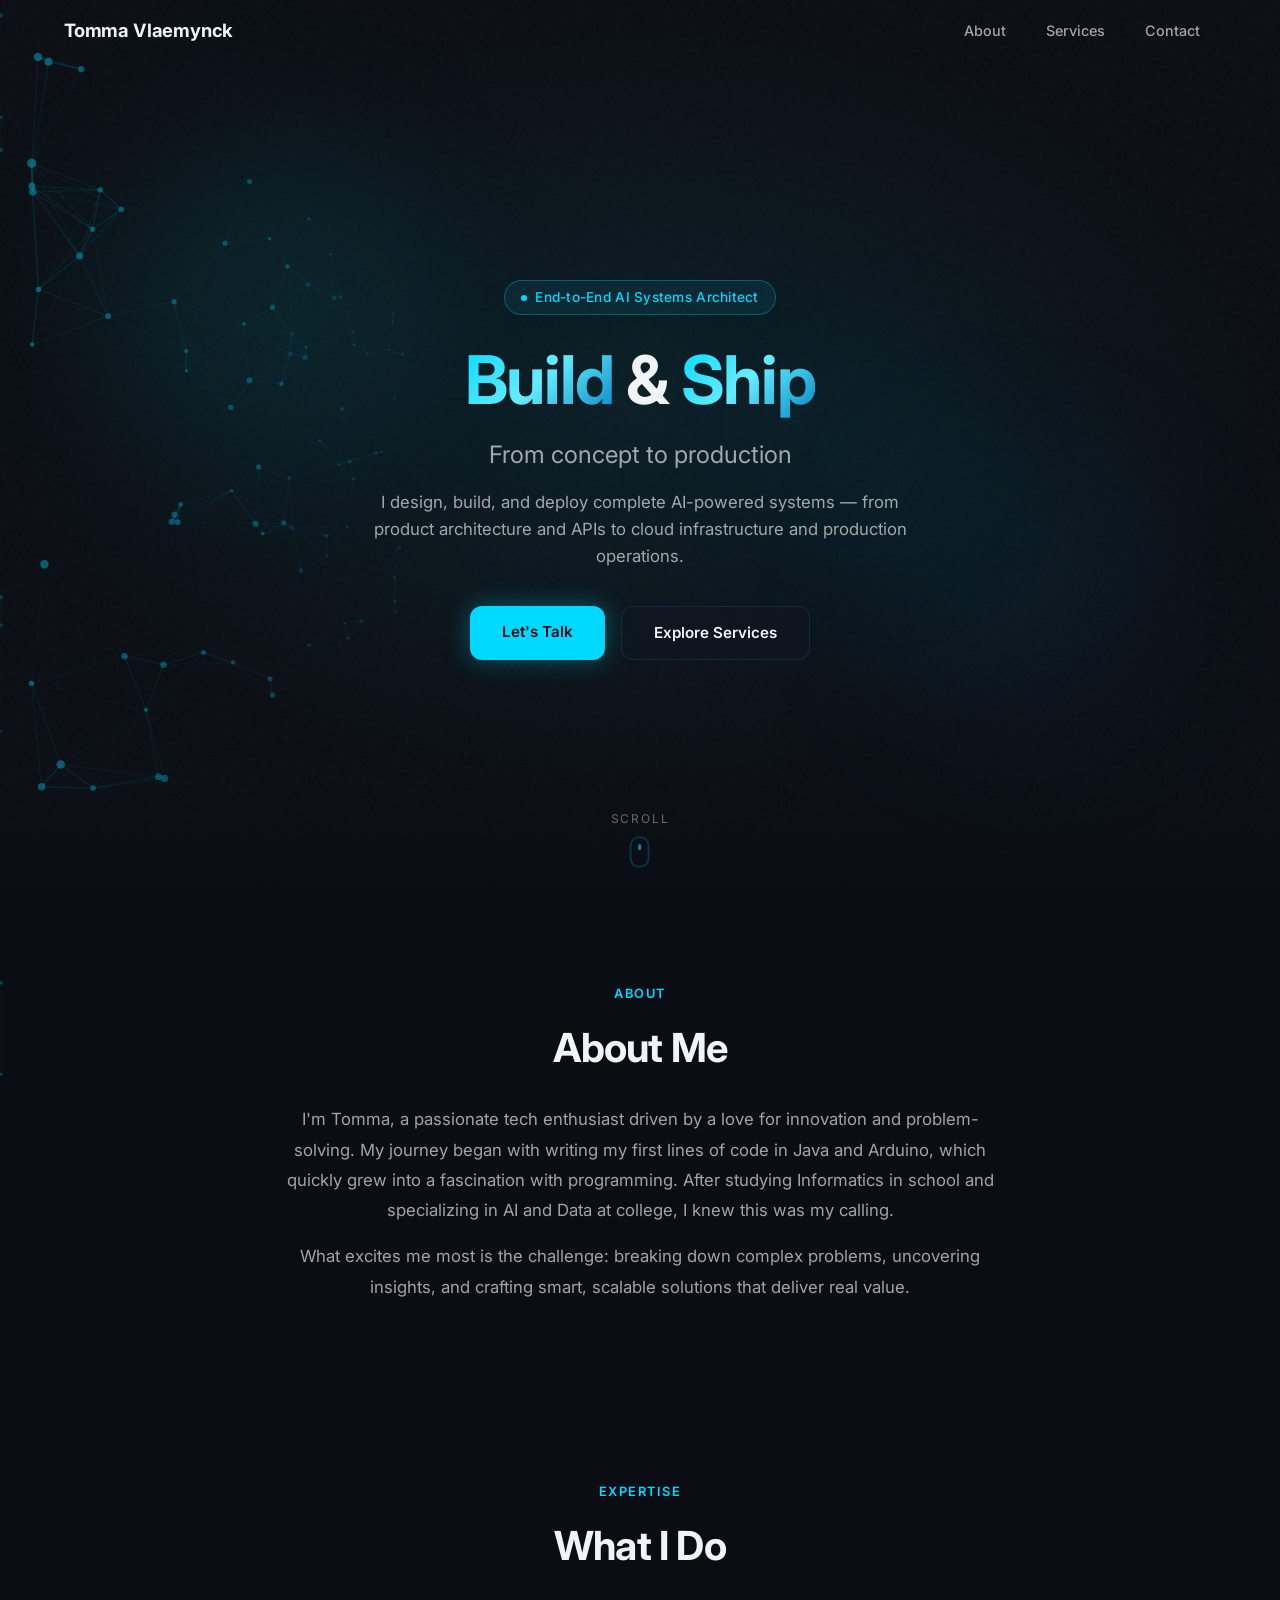
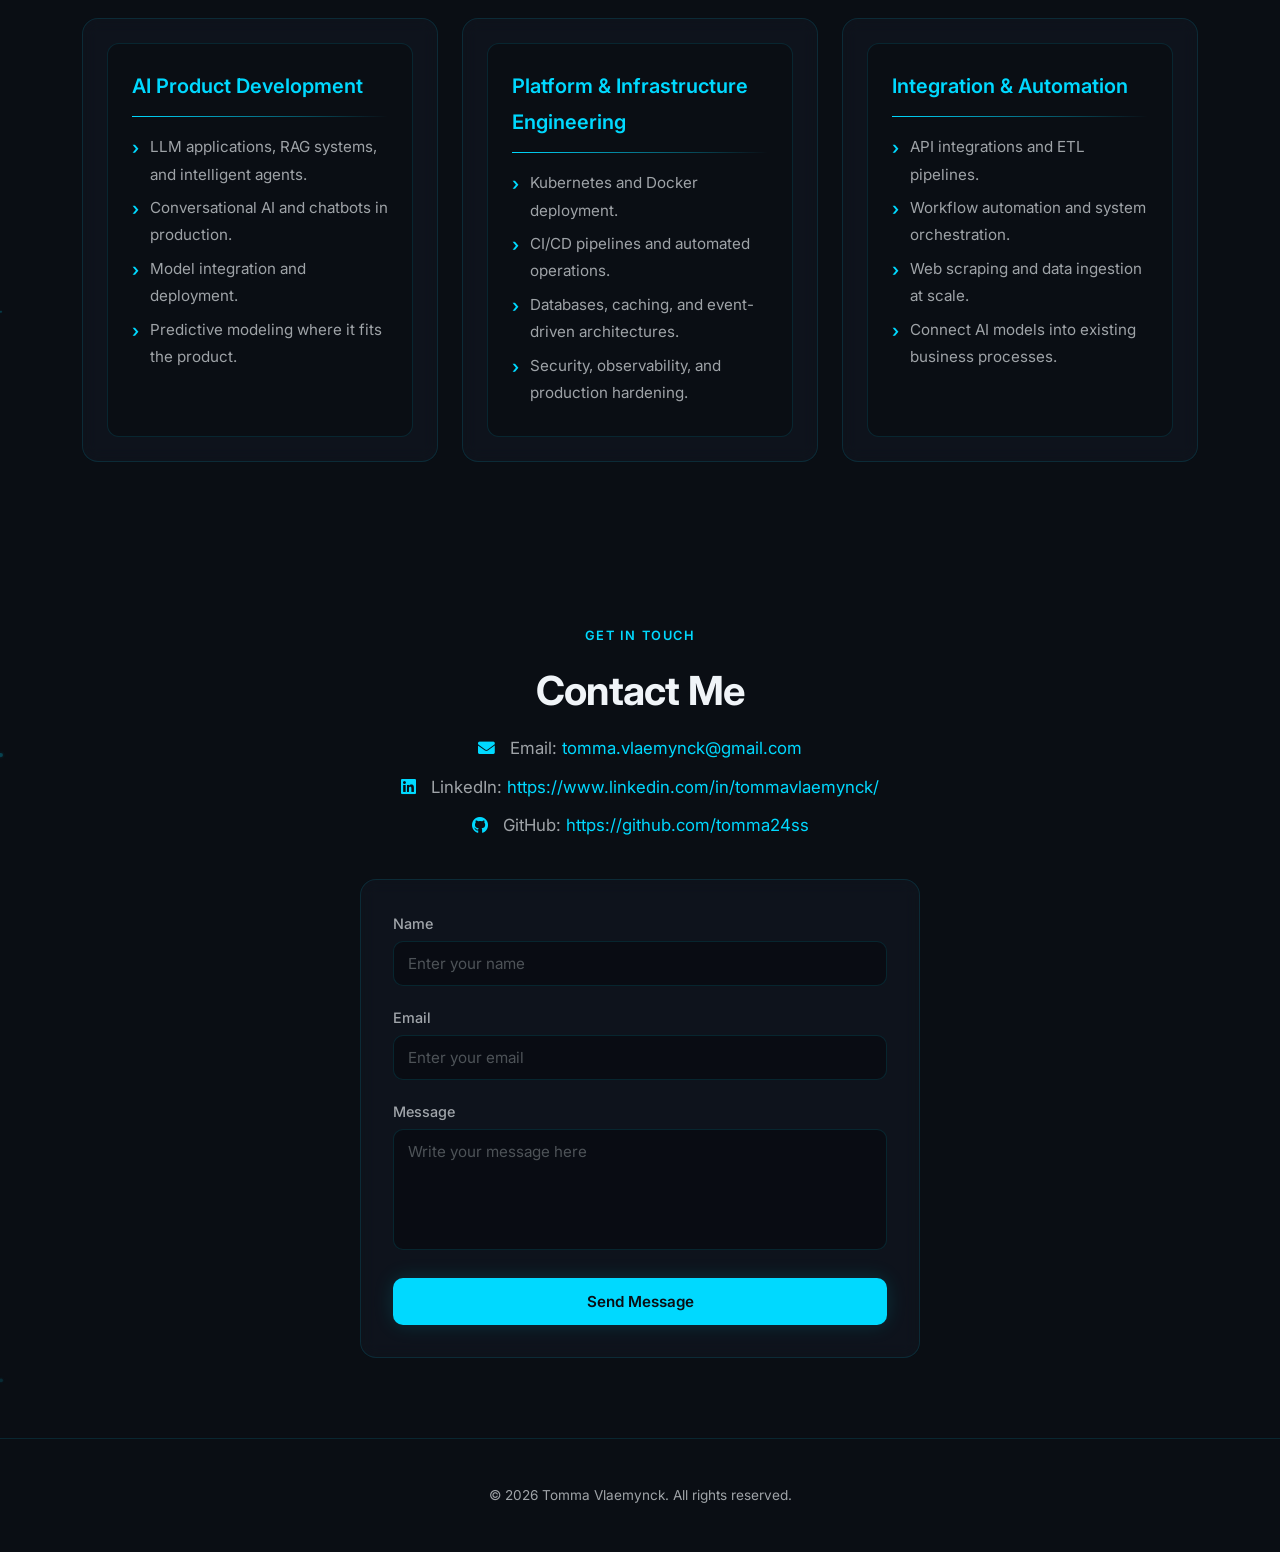
<file: index.html>
<!DOCTYPE html>
<html lang="en">
<head>
    <meta charset="UTF-8">
    <meta name="viewport" content="width=device-width, initial-scale=1.0">
    <title>Tomma Vlaemynck — End-to-End AI Systems Architect</title>
    <meta name="description" content="End-to-end AI systems architecture — product design, platform engineering, and intelligent automation by Tomma Vlaemynck.">
    <meta name="google-site-verification" content="f-Z0paSodGrSUFYakdjn8VsgqVj-8-9V_EuwHJNN0yI">
    <link rel="icon" href="assets/images/favicon.svg" type="image/svg+xml">
    <link rel="apple-touch-icon" href="assets/images/favicon.svg">
    <link rel="stylesheet" href="assets/css/style.css">
    <link rel="stylesheet" href="assets/css/service.css">
    <link rel="stylesheet" href="assets/css/scrolbar.css">
    <link rel="stylesheet" href="assets/css/contact.css">
    <link href="https://cdnjs.cloudflare.com/ajax/libs/font-awesome/5.15.4/css/all.min.css" rel="stylesheet">
</head>
<body>
    <div class="page-background" aria-hidden="true">
        <canvas id="ambient-canvas"></canvas>
    </div>
    <nav class="navbar">
        <div class="container">
            <a href="#hero" class="logo">
                <span class="logo-text">Tomma Vlaemynck</span>
            </a>
            <button class="menu-toggle" id="menu-toggle" aria-label="Open menu">&#9776;</button>
            <ul class="nav-links" id="nav-links">
                <li><a href="#about">About</a></li>
                <li><a href="#services">Services</a></li>
                <li><a href="#contact">Contact</a></li>
            </ul>
        </div>
    </nav>

    <div class="menu-popup" id="menu-popup">
        <ul>
            <li><a href="#about">About</a></li>
            <li><a href="#services">Services</a></li>
            <li><a href="#contact">Contact</a></li>
        </ul>
    </div>

    <main>
        <section id="hero" class="hero-section">
            <div class="hero-bg-layers">
                <canvas id="graph-canvas" aria-hidden="true"></canvas>
                <div class="hero-glow"></div>
                <div class="hero-orb hero-orb-1"></div>
                <div class="hero-orb hero-orb-2"></div>
                <div class="hero-orb hero-orb-3"></div>
                <div class="hero-noise"></div>
                <div class="hero-fade-bottom"></div>
            </div>

            <div class="hero-content">
                <div class="hero-badge">
                    <span class="hero-badge-dot"></span>
                    End-to-End AI Systems Architect
                </div>
                <h1>
                    <span class="text-gradient">Build</span> &amp;
                    <span class="text-gradient">Ship</span>
                </h1>
                <h2>From concept to production</h2>
                <p>I design, build, and deploy complete AI-powered systems — from product architecture and APIs to cloud infrastructure and production operations.</p>
                <div class="cta-buttons">
                    <a href="#contact" class="btn btn-primary">Let's Talk</a>
                    <a href="#services" class="btn btn-secondary">Explore Services</a>
                </div>
            </div>

            <div class="scroll-hint" id="scroll-hint">
                <span>Scroll</span>
                <div class="scroll-hint-icon"></div>
            </div>
        </section>

        <div id="about"></div>

        <div id="services" class="services-section">
            <div class="container">
                <span class="section-label">Expertise</span>
                <h2>What I Do</h2>
                <div class="services-grid">
                    <div class="service">
                        <div class="service-description">
                            <h3>AI Product Development</h3>
                            <hr>
                            <p data-info="Production-ready LLM applications with retrieval, orchestration, and guardrails built in from the start.">LLM applications, RAG systems, and intelligent agents.</p>
                            <p data-info="Conversational interfaces designed for real users, sessions, and operational constraints — not demos.">Conversational AI and chatbots in production.</p>
                            <p data-info="Connect the right model to the right workflow, whether hosted, API-based, or self-managed.">Model integration and deployment.</p>
                            <p data-info="Forecasting and classification where machine learning is the right tool for the product.">Predictive modeling where it fits the product.</p>
                            <div class="tooltip"></div>
                        </div>
                    </div>

                    <div class="service">
                        <div class="service-description">
                            <h3>Platform &amp; Infrastructure Engineering</h3>
                            <hr>
                            <p data-info="Containerized services deployed on Kubernetes with the networking, secrets, and scaling patterns production needs.">Kubernetes and Docker deployment.</p>
                            <p data-info="Automated build, test, and release pipelines so systems stay maintainable as they grow.">CI/CD pipelines and automated operations.</p>
                            <p data-info="Relational stores, caching layers, and message-driven flows that hold up under real load.">Databases, caching, and event-driven architectures.</p>
                            <p data-info="Authentication, monitoring, rate limits, and hardening for systems that run in the real world.">Security, observability, and production hardening.</p>
                            <div class="tooltip"></div>
                        </div>
                    </div>

                    <div class="service">
                        <div class="service-description">
                            <h3>Integration &amp; Automation</h3>
                            <hr>
                            <p data-info="Connect internal tools, third-party platforms, and external data sources into one reliable flow.">API integrations and ETL pipelines.</p>
                            <p data-info="Replace repetitive manual work with orchestrated processes that are observable and recoverable.">Workflow automation and system orchestration.</p>
                            <p data-info="Structured ingestion from websites, files, and feeds with policies, retries, and operational visibility.">Web scraping and data ingestion at scale.</p>
                            <p data-info="Embed AI into existing business processes instead of bolting on a separate prototype.">Connect AI models into existing business processes.</p>
                            <div class="tooltip"></div>
                        </div>
                    </div>
                </div>
            </div>
        </div>

        <div id="contact"></div>
    </main>

    <footer class="footer">
        <div class="container">
            <p>&copy; <span id="copyright-year"></span> Tomma Vlaemynck. All rights reserved.</p>
        </div>
    </footer>

    <script src="./assets/js/ambient-background.js"></script>
    <script src="./assets/js/favicon.js"></script>
    <script src="./assets/js/main.js"></script>
    <script src="./assets/js/navbar.js"></script>
    <script src="./assets/js/background.js"></script>
</body>
</html>
</file>
<file: assets/css/style.css>
@import url('https://fonts.googleapis.com/css2?family=Inter:wght@300;400;500;600;700&display=swap');

:root {
  --bg-primary: #0a0e14;
  --bg-surface: rgba(16, 22, 32, 0.7);
  --bg-surface-hover: rgba(24, 32, 48, 0.85);
  --accent: #00d9ff;
  --accent-hover: #33e2ff;
  --accent-deep: #0086c1;
  --accent-glow: rgba(0, 217, 255, 0.15);
  --accent-glow-strong: rgba(0, 217, 255, 0.35);
  --text-primary: #f0f4f8;
  --text-muted: rgba(240, 244, 248, 0.65);
  --border: rgba(0, 217, 255, 0.12);
  --border-strong: rgba(0, 217, 255, 0.3);
}

* {
  box-sizing: border-box;
}

body {
  margin: 0;
  padding: 0;
  font-family: 'Inter', system-ui, sans-serif;
  line-height: 1.6;
  background-color: var(--bg-primary);
  color: var(--text-primary);
  overflow-x: hidden;
  position: relative;
}

.page-background {
  position: absolute;
  top: 0;
  left: 0;
  width: 100%;
  min-height: 100vh;
  z-index: 0;
  pointer-events: none;
  overflow: hidden;
}

#ambient-canvas {
  position: absolute;
  top: 0;
  left: 0;
  width: 100%;
  height: 100%;
  display: block;
}

.navbar,
main,
.footer {
  position: relative;
  z-index: 1;
}

.container {
  width: 90%;
  max-width: 1200px;
  margin: 0 auto;
}

/* ── Hero ── */
.hero-section {
  position: relative;
  min-height: 100vh;
  display: flex;
  align-items: center;
  justify-content: center;
  overflow: hidden;
}

.hero-bg-layers {
  position: absolute;
  inset: 0;
  z-index: 0;
}

#graph-canvas {
  position: absolute;
  inset: 0;
  width: 100%;
  height: 100%;
  opacity: 0.6;
  pointer-events: none;
}

.hero-glow {
  position: absolute;
  inset: 0;
  background: radial-gradient(
    ellipse 70% 60% at 50% 45%,
    rgba(0, 217, 255, 0.08) 0%,
    transparent 70%
  );
  pointer-events: none;
}

.hero-orb {
  position: absolute;
  border-radius: 50%;
  pointer-events: none;
  filter: blur(80px);
}

.hero-orb-1 {
  width: 320px;
  height: 320px;
  top: 15%;
  left: 8%;
  background: rgba(0, 217, 255, 0.07);
}

.hero-orb-2 {
  width: 260px;
  height: 260px;
  bottom: 20%;
  right: 10%;
  background: rgba(0, 134, 193, 0.08);
}

.hero-orb-3 {
  width: 180px;
  height: 180px;
  top: 40%;
  right: 25%;
  background: rgba(0, 217, 255, 0.05);
}

.hero-noise {
  position: absolute;
  inset: 0;
  opacity: 0.03;
  background-image: url("data:image/svg+xml,%3Csvg viewBox='0 0 256 256' xmlns='http://www.w3.org/2000/svg'%3E%3Cfilter id='n'%3E%3CfeTurbulence type='fractalNoise' baseFrequency='0.9' numOctaves='4' stitchTiles='stitch'/%3E%3C/filter%3E%3Crect width='100%25' height='100%25' filter='url(%23n)'/%3E%3C/svg%3E");
  pointer-events: none;
}

.hero-fade-bottom {
  position: absolute;
  bottom: 0;
  left: 0;
  right: 0;
  height: 120px;
  background: linear-gradient(to top, var(--bg-primary), transparent);
  pointer-events: none;
}

.hero-content {
  position: relative;
  z-index: 2;
  text-align: center;
  padding: 120px 24px 80px;
  max-width: 820px;
}

.hero-badge {
  display: inline-flex;
  align-items: center;
  gap: 8px;
  padding: 6px 16px;
  margin-bottom: 28px;
  border-radius: 999px;
  border: 1px solid var(--border-strong);
  background: rgba(0, 217, 255, 0.08);
  color: var(--accent);
  font-size: 0.85rem;
  font-weight: 500;
  letter-spacing: 0.02em;
}

.hero-badge-dot {
  width: 6px;
  height: 6px;
  border-radius: 50%;
  background: var(--accent);
  animation: pulse-dot 2s ease-in-out infinite;
}

@keyframes pulse-dot {
  0%, 100% { opacity: 1; transform: scale(1); }
  50% { opacity: 0.5; transform: scale(0.8); }
}

.hero-content h1 {
  font-size: clamp(2.5rem, 6vw, 4.2rem);
  font-weight: 700;
  line-height: 1.1;
  margin: 0 0 20px;
  letter-spacing: -0.02em;
}

.text-gradient {
  background: linear-gradient(135deg, var(--accent) 0%, #66ecff 50%, var(--accent-deep) 100%);
  -webkit-background-clip: text;
  -webkit-text-fill-color: transparent;
  background-clip: text;
}

.hero-content h2 {
  font-size: clamp(1.1rem, 2.5vw, 1.5rem);
  font-weight: 400;
  color: var(--text-muted);
  margin: 0 0 16px;
  line-height: 1.5;
}

.hero-content p {
  font-size: 1.05rem;
  color: var(--text-muted);
  margin: 0 0 36px;
  max-width: 560px;
  margin-left: auto;
  margin-right: auto;
}

.cta-buttons {
  display: flex;
  gap: 16px;
  justify-content: center;
  flex-wrap: wrap;
}

.cta-buttons .btn {
  padding: 14px 32px;
  border-radius: 12px;
  text-decoration: none;
  font-weight: 600;
  font-size: 0.95rem;
  transition: all 0.25s ease;
}

.btn-primary {
  background: var(--accent);
  color: var(--bg-primary);
  box-shadow: 0 0 24px var(--accent-glow-strong);
}

.btn-primary:hover {
  background: var(--accent-hover);
  box-shadow: 0 0 40px rgba(0, 217, 255, 0.4);
  transform: translateY(-1px);
}

.btn-secondary {
  background: var(--bg-surface);
  color: var(--text-primary);
  border: 1px solid var(--border);
}

.btn-secondary:hover {
  background: var(--bg-surface-hover);
  border-color: var(--border-strong);
}

.scroll-hint {
  position: absolute;
  bottom: 32px;
  left: 50%;
  transform: translateX(-50%);
  z-index: 2;
  display: flex;
  flex-direction: column;
  align-items: center;
  gap: 8px;
  color: var(--text-muted);
  font-size: 0.75rem;
  letter-spacing: 0.15em;
  text-transform: uppercase;
  opacity: 0.6;
  transition: opacity 0.4s ease;
}

.scroll-hint.hidden {
  opacity: 0;
  pointer-events: none;
}

.scroll-hint-icon {
  width: 20px;
  height: 32px;
  border: 2px solid rgba(0, 217, 255, 0.3);
  border-radius: 10px;
  position: relative;
}

.scroll-hint-icon::after {
  content: '';
  position: absolute;
  top: 6px;
  left: 50%;
  transform: translateX(-50%);
  width: 3px;
  height: 6px;
  background: var(--accent);
  border-radius: 2px;
  animation: scroll-bounce 2s ease-in-out infinite;
}

@keyframes scroll-bounce {
  0%, 100% { top: 6px; opacity: 1; }
  50% { top: 14px; opacity: 0.3; }
}

/* ── Sections ── */
.about-section,
.services-section,
.contact-section {
  padding: 80px 20px;
  position: relative;
}

.section-label {
  display: inline-block;
  font-size: 0.8rem;
  font-weight: 600;
  letter-spacing: 0.12em;
  text-transform: uppercase;
  color: var(--accent);
  margin-bottom: 12px;
}

.about-section h2,
.services-section h2,
.contact-section h2 {
  font-size: clamp(1.8rem, 4vw, 2.5rem);
  font-weight: 700;
  margin: 0 0 24px;
  letter-spacing: -0.02em;
}

.about-section {
  text-align: center;
  background: transparent;
}

.about-section p {
  max-width: 720px;
  margin: 0 auto 16px;
  color: var(--text-muted);
  font-size: 1.05rem;
  line-height: 1.8;
}

/* ── Navbar ── */
.navbar {
  position: fixed;
  top: 0;
  left: 0;
  width: 100%;
  z-index: 1000;
  padding: 16px 0;
  transition: top 0.3s ease, background 0.3s ease, backdrop-filter 0.3s ease;
}

.navbar.scrolled {
  background: rgba(10, 14, 20, 0.85);
  backdrop-filter: blur(12px);
  border-bottom: 1px solid var(--border);
}

.navbar .container {
  display: flex;
  justify-content: space-between;
  align-items: center;
}

.logo {
  text-decoration: none;
}

.logo-text {
  font-size: 1.15rem;
  font-weight: 700;
  color: var(--text-primary);
  letter-spacing: -0.01em;
}

.nav-links {
  list-style: none;
  display: flex;
  margin: 0;
  padding: 0;
  gap: 8px;
}

.nav-links a {
  color: var(--text-muted);
  text-decoration: none;
  font-weight: 500;
  font-size: 0.9rem;
  padding: 8px 16px;
  border-radius: 8px;
  transition: color 0.2s, background 0.2s;
}

.nav-links a:hover {
  color: var(--accent);
  background: rgba(0, 217, 255, 0.06);
}

.menu-toggle {
  display: none;
  font-size: 1.5rem;
  background: none;
  border: none;
  color: var(--text-primary);
  cursor: pointer;
}

.menu-popup {
  display: none;
  position: fixed;
  inset: 0;
  background: rgba(10, 14, 20, 0.95);
  backdrop-filter: blur(8px);
  z-index: 2000;
  flex-direction: column;
  justify-content: center;
  align-items: center;
}

.menu-popup ul {
  list-style: none;
  padding: 0;
  text-align: center;
}

.menu-popup li {
  margin: 16px 0;
}

.menu-popup a {
  color: var(--text-primary);
  font-size: 1.4rem;
  font-weight: 600;
  text-decoration: none;
}

.menu-popup a:hover {
  color: var(--accent);
}

/* ── Footer ── */
.footer {
  background: transparent;
  border-top: 1px solid var(--border);
  text-align: center;
  padding: 32px 0;
  font-size: 0.85rem;
  color: var(--text-muted);
}

/* ── Form focus ── */
input:focus,
textarea:focus,
button:focus {
  outline: none;
  box-shadow: 0 0 0 3px var(--accent-glow);
}

button[type="submit"]:disabled {
  background-color: #333;
  cursor: not-allowed;
}

/* ── Responsive ── */
@media (max-width: 768px) {
  .menu-toggle {
    display: block;
  }

  .nav-links {
    display: none;
  }

  .hero-content {
    padding-top: 100px;
  }

  .cta-buttons .btn {
    width: 100%;
    text-align: center;
  }
}
</file>
<file: assets/css/service.css>
/* Services Section */
.services-section {
  background: transparent;
  color: var(--text-primary);
  text-align: center;
}

.services-section h2 {
  color: var(--text-primary);
}

.services-grid {
  display: grid;
  grid-template-columns: repeat(auto-fit, minmax(300px, 1fr));
  gap: 24px;
  margin-top: 40px;
}

.service {
  display: flex;
  flex-direction: column;
  background: var(--bg-surface);
  border: 1px solid var(--border);
  border-radius: 16px;
  padding: 24px;
  transition: border-color 0.3s ease, box-shadow 0.3s ease, transform 0.3s ease;
  backdrop-filter: blur(8px);
}

.service:hover {
  border-color: var(--border-strong);
  box-shadow: 0 0 32px var(--accent-glow);
  transform: translateY(-2px);
}

.service-description {
  background: rgba(0, 0, 0, 0.25);
  border: 1px solid var(--border);
  border-radius: 12px;
  padding: 24px;
  text-align: left;
  line-height: 1.8;
  flex: 1;
}

.service-description h3 {
  font-size: 1.25rem;
  font-weight: 600;
  color: var(--accent);
  margin: 0 0 12px;
}

.service-description hr {
  border: 0;
  height: 1px;
  background: linear-gradient(90deg, var(--accent), transparent);
  margin: 12px 0 16px;
}

.service-description p {
  margin: 6px 0;
  color: var(--text-muted);
  position: relative;
  padding-left: 18px;
  font-size: 0.95rem;
  cursor: default;
  transition: color 0.2s;
}

.service-description p:hover {
  color: var(--text-primary);
}

.service-description p::before {
  content: "›";
  color: var(--accent);
  font-size: 1.1rem;
  font-weight: 600;
  position: absolute;
  left: 0;
  top: -1px;
}

.tooltip {
  display: none;
  position: absolute;
  background: rgba(10, 14, 20, 0.95);
  color: var(--text-primary);
  padding: 12px 16px;
  border: 1px solid var(--border-strong);
  border-radius: 10px;
  font-size: 0.9rem;
  text-align: left;
  box-shadow: 0 8px 32px rgba(0, 0, 0, 0.4);
  max-width: 320px;
  white-space: normal;
  z-index: 1000;
  pointer-events: none;
  transition: opacity 0.2s ease, transform 0.2s ease;
  opacity: 0;
  transform: translateY(-6px);
}

.tooltip.active {
  display: block;
  opacity: 1;
  transform: translateY(0);
}

@media (max-width: 768px) {
  .service-description {
    text-align: left;
  }
}
</file>
<file: assets/css/scrolbar.css>
::-webkit-scrollbar {
  width: 12px; /* Width of the vertical scrollbar */
  height: 12px; /* Height of the horizontal scrollbar */
}

::-webkit-scrollbar-track {
  background-color: #121212; /* Black background for the scrollbar track */
  border-radius: 10px; /* Curved edges for the track */
}

::-webkit-scrollbar-thumb {
  background-color: #00d9ff; /* Blue color for the draggable thumb */
  border-radius: 10px; /* Curved edges for the thumb */
  border: 3px solid #121212; /* Add a slight border to thumb for separation */
}

::-webkit-scrollbar-thumb:hover {
  background-color: #0086c1; /* Darker blue when hovering over the thumb */
}

/* For the horizontal scrollbar, if needed */
::-webkit-scrollbar-horizontal {
  height: 12px;
}

::-webkit-scrollbar-corner {
  background-color: #121212; /* Black background where vertical and horizontal scrollbars meet */
}

html {
  scrollbar-width: thin; /* Makes the scrollbar thinner */
  scrollbar-color: #00d9ff #f1f1f1; /* Thumb color and track color */
  scroll-behavior: smooth;
}
</file>
<file: assets/css/contact.css>
/* Contact Section */
.contact-section {
  background: transparent;
  color: var(--text-primary);
  text-align: center;
}

.contact-section h2 {
  font-size: clamp(1.8rem, 4vw, 2.5rem);
  font-weight: 700;
  margin-bottom: 12px;
  color: var(--text-primary);
}

.contact-info {
  margin-bottom: 40px;
}

.contact-info p {
  font-size: 1.05rem;
  margin: 12px 0;
  color: var(--text-muted);
}

.contact-info i {
  margin-right: 10px;
  color: var(--accent);
}

.contact-info a {
  color: var(--accent);
  text-decoration: none;
  transition: color 0.2s;
}

.contact-info a:hover {
  color: var(--accent-hover);
}

.contact-section form {
  max-width: 560px;
  margin: 0 auto;
  text-align: left;
  background: var(--bg-surface);
  border: 1px solid var(--border);
  border-radius: 16px;
  padding: 32px;
  backdrop-filter: blur(8px);
}

.contact-section label {
  display: block;
  margin-bottom: 6px;
  font-weight: 500;
  font-size: 0.9rem;
  color: var(--text-muted);
}

.contact-section input,
.contact-section textarea {
  width: 100%;
  padding: 12px 14px;
  margin-bottom: 20px;
  border: 1px solid var(--border);
  border-radius: 10px;
  background: rgba(0, 0, 0, 0.3);
  color: var(--text-primary);
  font-size: 0.95rem;
  font-family: inherit;
  resize: none;
  box-sizing: border-box;
  transition: border-color 0.2s, box-shadow 0.2s;
}

.contact-section input::placeholder,
.contact-section textarea::placeholder {
  color: rgba(240, 244, 248, 0.3);
}

.contact-section input:focus,
.contact-section textarea:focus {
  outline: none;
  border-color: var(--accent);
  box-shadow: 0 0 0 3px var(--accent-glow);
}

.contact-section button {
  display: block;
  width: 100%;
  padding: 14px 28px;
  border: none;
  background: var(--accent);
  color: var(--bg-primary);
  font-size: 0.95rem;
  font-weight: 600;
  font-family: inherit;
  border-radius: 10px;
  cursor: pointer;
  transition: background 0.25s ease, box-shadow 0.25s ease, transform 0.2s ease;
  box-shadow: 0 0 20px var(--accent-glow);
}

.contact-section button:hover {
  background: var(--accent-hover);
  box-shadow: 0 0 32px var(--accent-glow-strong);
  transform: translateY(-1px);
}

@media (max-width: 768px) {
  .contact-section form {
    max-width: 100%;
    padding: 24px 20px;
  }
}
</file>
